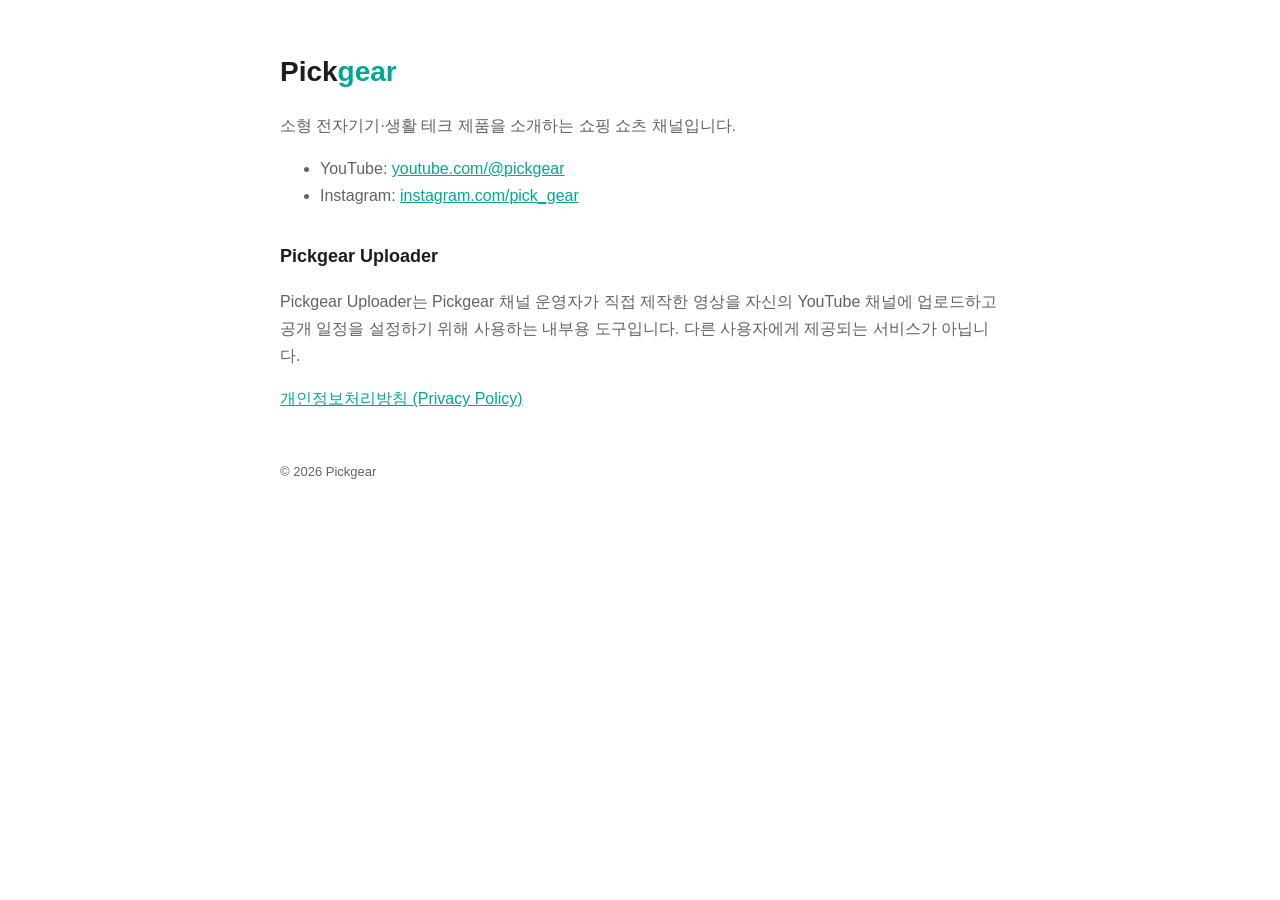
<file: index.html>
<!doctype html>
<html lang="ko"><head><meta charset="utf-8"><meta name="viewport" content="width=device-width,initial-scale=1">
<title>Pickgear</title><link rel="stylesheet" href="style.css"></head>
<body><main>
<h1>Pick<span>gear</span></h1>
<p>소형 전자기기·생활 테크 제품을 소개하는 쇼핑 쇼츠 채널입니다.</p>
<ul>
<li>YouTube: <a href="https://www.youtube.com/@pickgear">youtube.com/@pickgear</a></li>
<li>Instagram: <a href="https://www.instagram.com/pick_gear/">instagram.com/pick_gear</a></li>
</ul>
<h2>Pickgear Uploader</h2>
<p>Pickgear Uploader는 Pickgear 채널 운영자가 직접 제작한 영상을 자신의 YouTube 채널에 업로드하고 공개 일정을 설정하기 위해 사용하는 내부용 도구입니다. 다른 사용자에게 제공되는 서비스가 아닙니다.</p>
<p><a href="privacy.html">개인정보처리방침 (Privacy Policy)</a></p>
<footer>© 2026 Pickgear</footer>
</main></body></html>
</file>
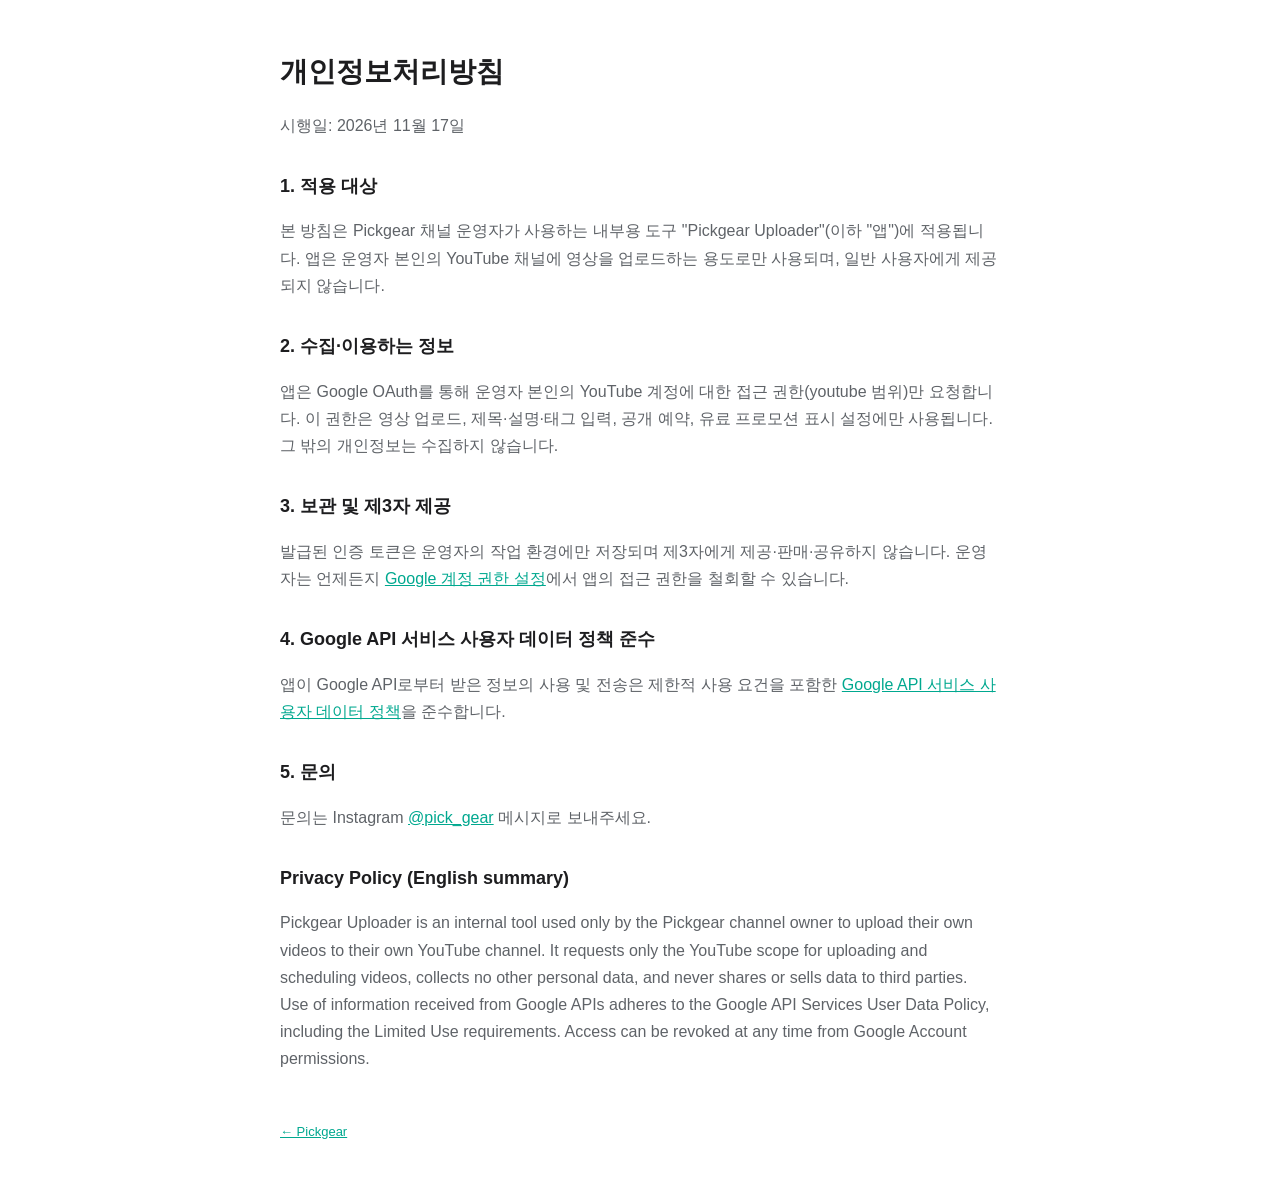
<file: privacy.html>
<!doctype html>
<html lang="ko"><head><meta charset="utf-8"><meta name="viewport" content="width=device-width,initial-scale=1">
<title>Pickgear 개인정보처리방침</title><link rel="stylesheet" href="style.css"></head>
<body><main>
<h1>개인정보처리방침</h1>
<p>시행일: 2026년 11월 17일</p>

<h2>1. 적용 대상</h2>
<p>본 방침은 Pickgear 채널 운영자가 사용하는 내부용 도구 "Pickgear Uploader"(이하 "앱")에 적용됩니다. 앱은 운영자 본인의 YouTube 채널에 영상을 업로드하는 용도로만 사용되며, 일반 사용자에게 제공되지 않습니다.</p>

<h2>2. 수집·이용하는 정보</h2>
<p>앱은 Google OAuth를 통해 운영자 본인의 YouTube 계정에 대한 접근 권한(youtube 범위)만 요청합니다. 이 권한은 영상 업로드, 제목·설명·태그 입력, 공개 예약, 유료 프로모션 표시 설정에만 사용됩니다. 그 밖의 개인정보는 수집하지 않습니다.</p>

<h2>3. 보관 및 제3자 제공</h2>
<p>발급된 인증 토큰은 운영자의 작업 환경에만 저장되며 제3자에게 제공·판매·공유하지 않습니다. 운영자는 언제든지 <a href="https://myaccount.google.com/permissions">Google 계정 권한 설정</a>에서 앱의 접근 권한을 철회할 수 있습니다.</p>

<h2>4. Google API 서비스 사용자 데이터 정책 준수</h2>
<p>앱이 Google API로부터 받은 정보의 사용 및 전송은 제한적 사용 요건을 포함한 <a href="https://developers.google.com/terms/api-services-user-data-policy">Google API 서비스 사용자 데이터 정책</a>을 준수합니다.</p>

<h2>5. 문의</h2>
<p>문의는 Instagram <a href="https://www.instagram.com/pick_gear/">@pick_gear</a> 메시지로 보내주세요.</p>

<h2>Privacy Policy (English summary)</h2>
<p>Pickgear Uploader is an internal tool used only by the Pickgear channel owner to upload their own videos to their own YouTube channel. It requests only the YouTube scope for uploading and scheduling videos, collects no other personal data, and never shares or sells data to third parties. Use of information received from Google APIs adheres to the Google API Services User Data Policy, including the Limited Use requirements. Access can be revoked at any time from Google Account permissions.</p>
<footer><a href="index.html">← Pickgear</a></footer>
</main></body></html>
</file>
<file: style.css>
:root{--bg:#fff;--fg:#1d1d1f;--sub:#5f6368;--mint:#00A88F}
@media (prefers-color-scheme:dark){:root{--bg:#141414;--fg:#f2f2f2;--sub:#a8a8a8}}
body{margin:0;background:var(--bg);color:var(--fg);font-family:-apple-system,"Apple SD Gothic Neo","Noto Sans KR",sans-serif;line-height:1.7}
main{max-width:720px;margin:0 auto;padding:48px 16px}
h1{font-size:28px;margin:0 0 4px}h1 span{color:var(--mint)}
h2{font-size:18px;margin-top:32px}p,li{color:var(--sub)}a{color:var(--mint)}
footer{margin-top:48px;font-size:13px;color:var(--sub)}
</file>
